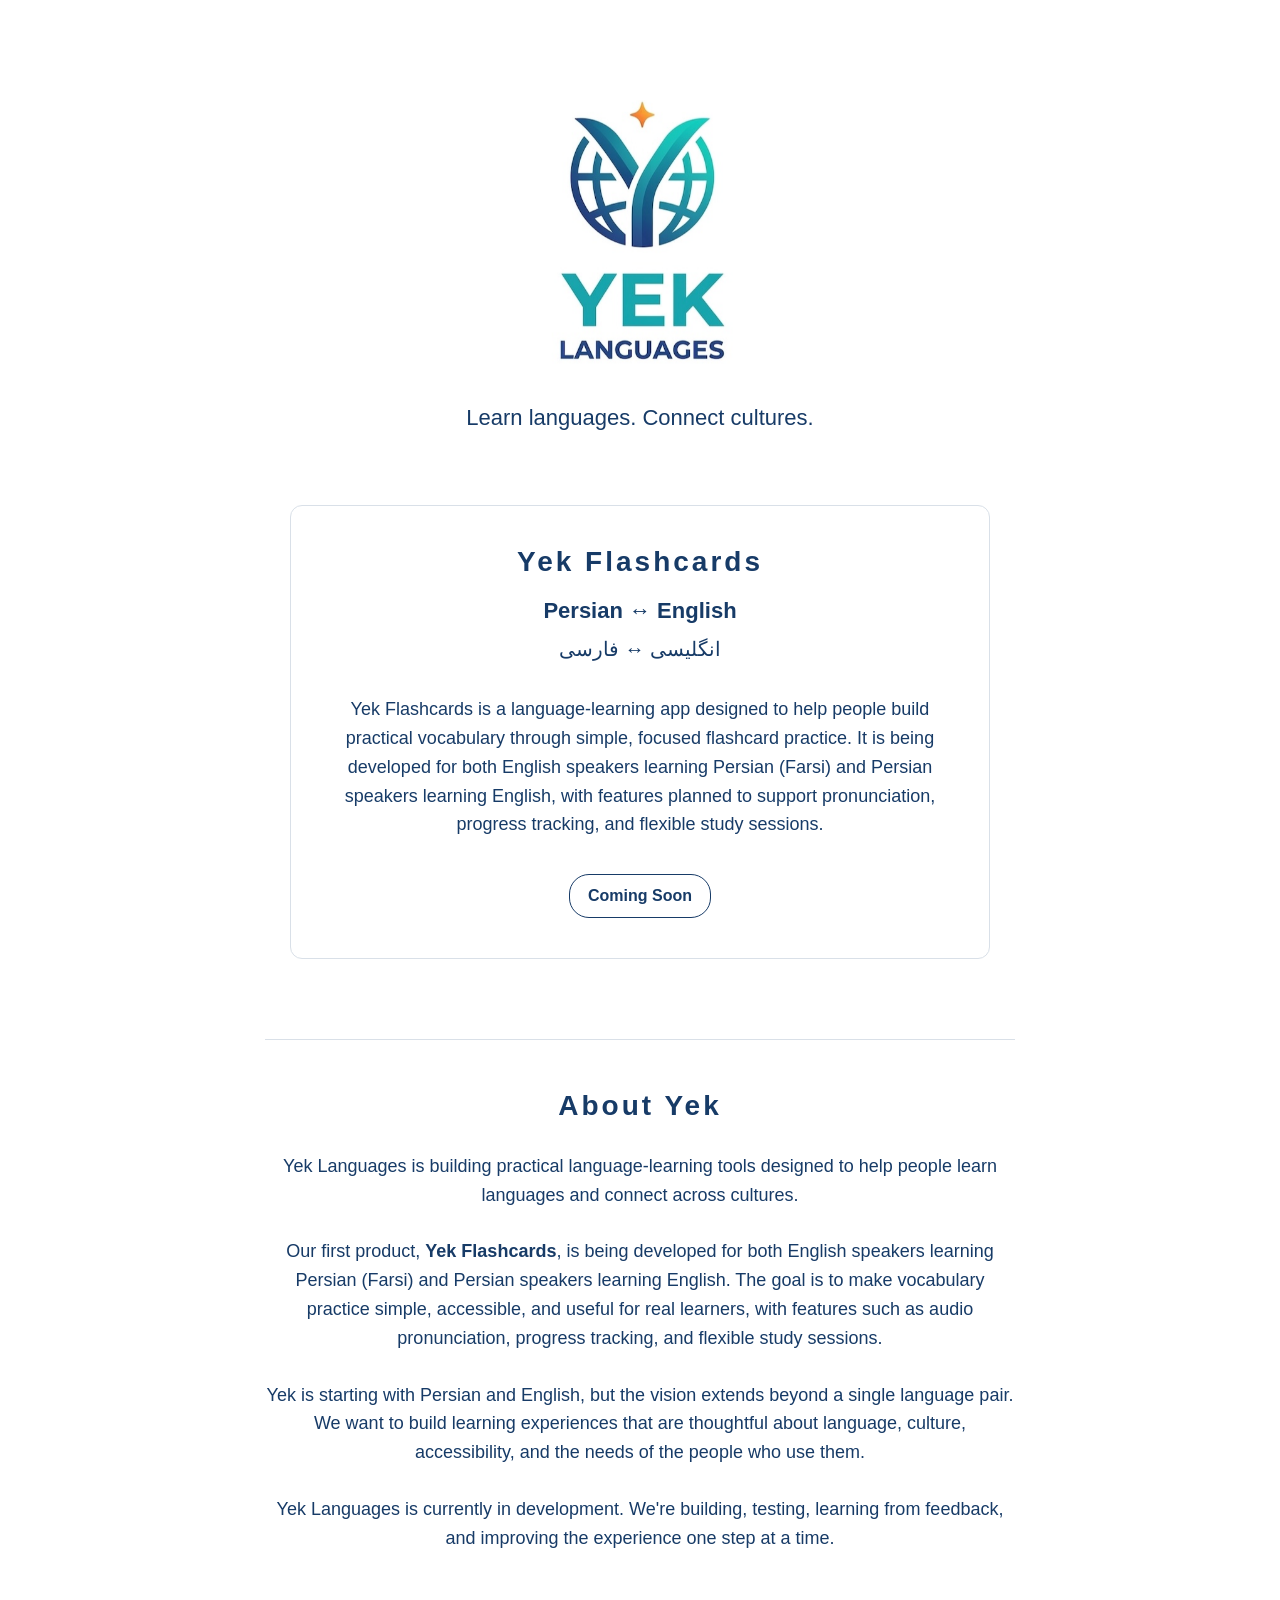
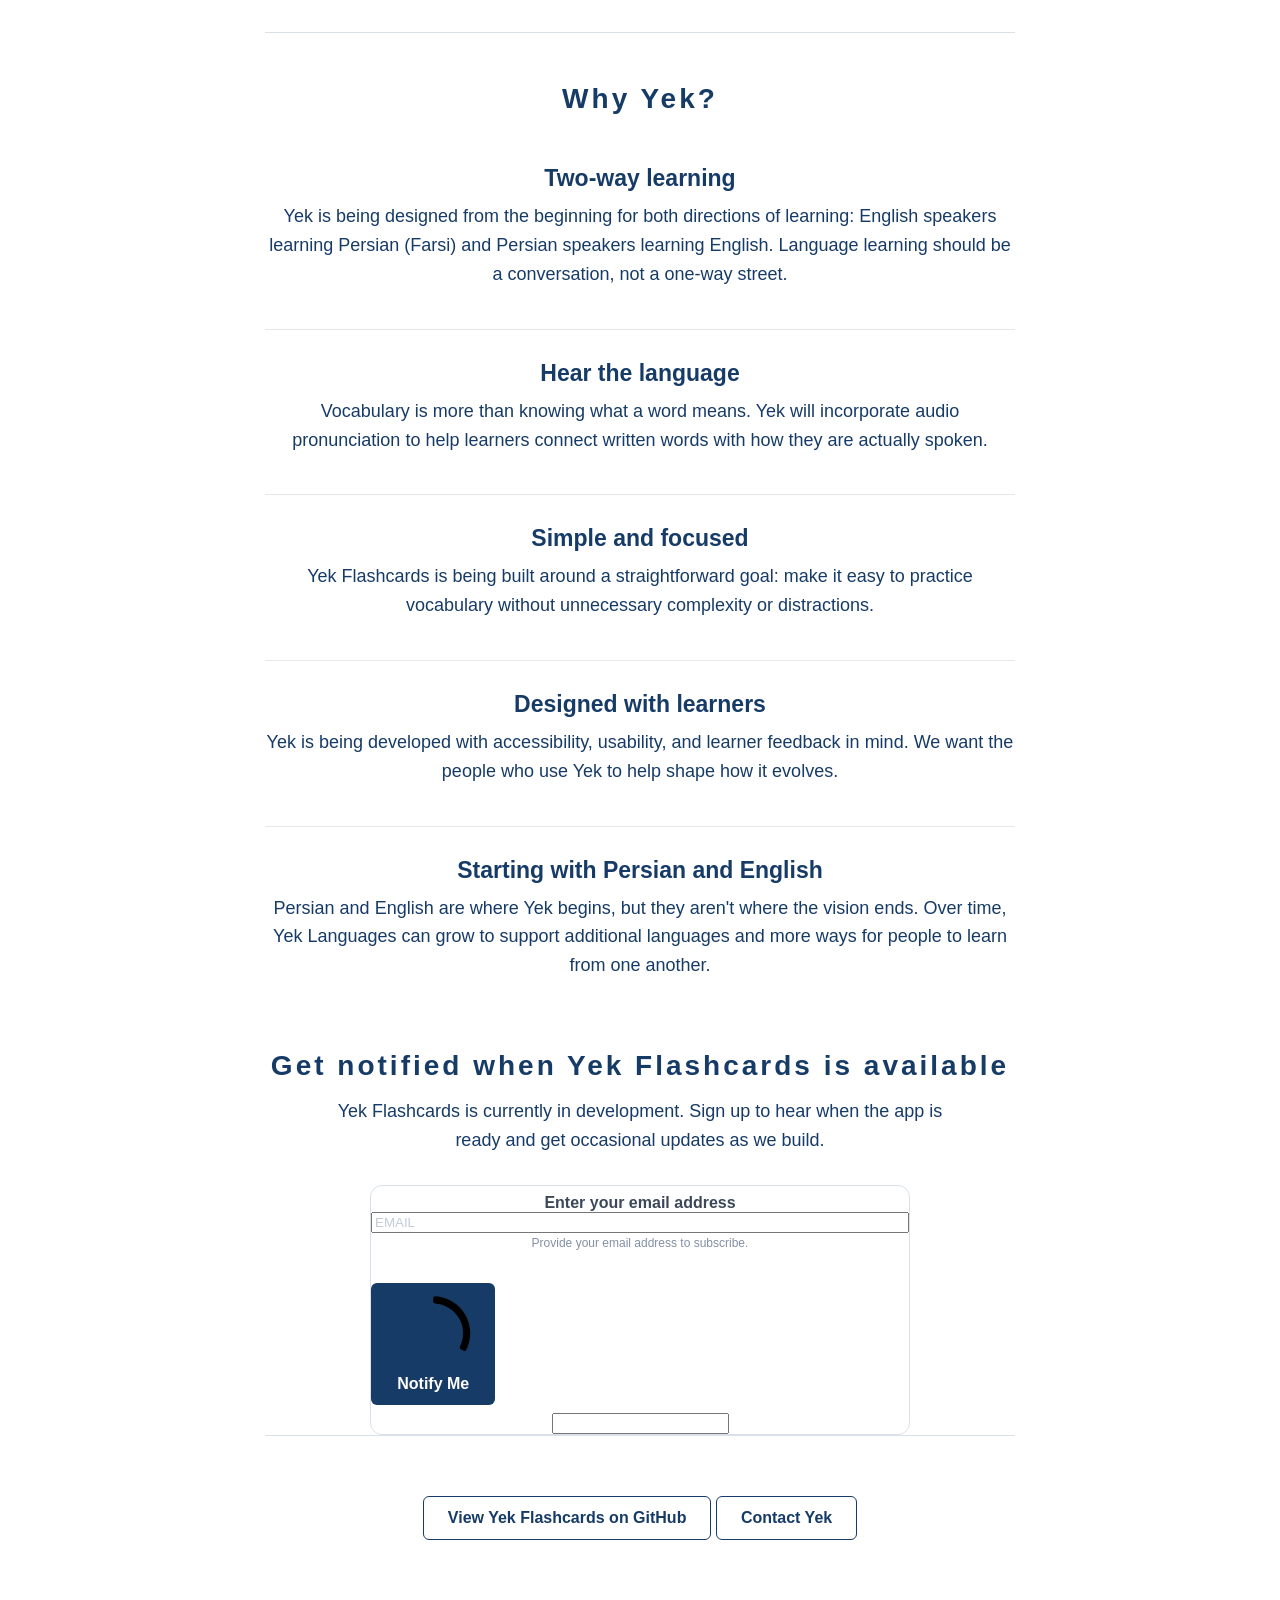
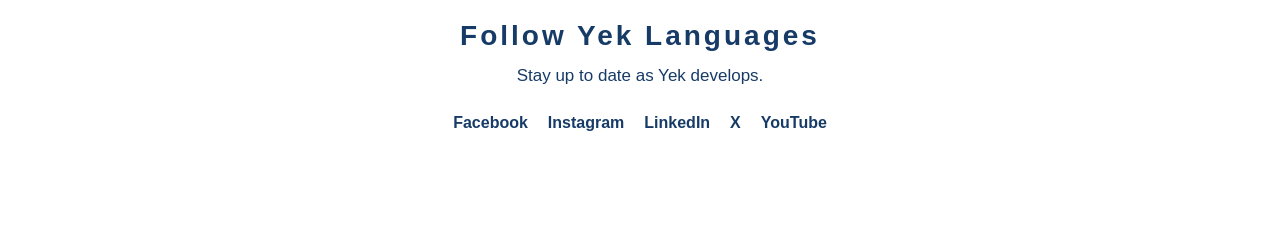
<file: index.html>
<!DOCTYPE html>
<html lang="en">
<head>
    <meta charset="UTF-8">
    <meta name="viewport" content="width=device-width, initial-scale=1.0">

    <title>Yek Languages</title>

    <meta name="description" content="Yek Languages — Learn languages. Connect cultures.">

    <link rel="canonical" href="https://yeklanguages.com/">

    <link rel="stylesheet" href="styles.css">
    <link rel="icon" type="image/png" href="favicon.png">

    <!-- Google tag (gtag.js) -->
    <script async src="https://www.googletagmanager.com/gtag/js?id=G-NBSMSTKQWL"></script>
    <script>
      window.dataLayer = window.dataLayer || [];
      function gtag(){dataLayer.push(arguments);}
      gtag('js', new Date());

      gtag('config', 'G-NBSMSTKQWL');
    </script>

    <!-- Brevo form styles -->
    <style>
        @font-face {
            font-display: block;
            font-family: Roboto;
            src: url("https://assets.brevo.com/font/Roboto/Latin/normal/normal/7529907e9eaf8ebb5220c5f9850e3811.woff2") format("woff2"),
                 url("https://assets.brevo.com/font/Roboto/Latin/normal/normal/25c678feafdc175a70922a116c9be3e7.woff") format("woff");
        }

        @font-face {
            font-display: fallback;
            font-family: Roboto;
            font-weight: 600;
            src: url("https://assets.brevo.com/font/Roboto/Latin/medium/normal/6e9caeeafb1f3491be3e32744bc30440.woff2") format("woff2"),
                 url("https://assets.brevo.com/font/Roboto/Latin/medium/normal/71501f0d8d5aa95960f6475d5487d4c2.woff") format("woff");
        }

        @font-face {
            font-display: fallback;
            font-family: Roboto;
            font-weight: 700;
            src: url("https://assets.brevo.com/font/Roboto/Latin/bold/normal/3ef7cf158f310cf752d5ad08cd0e7e60.woff2") format("woff2"),
                 url("https://assets.brevo.com/font/Roboto/Latin/bold/normal/ece3a1d82f18b60bcce0211725c476aa.woff") format("woff");
        }

        :where(.sib-form-message-panel) {
            display: none;
        }

        :where(.sib-form-message-panel .sib-notification__icon) {
            width: 20px;
            height: 20px;
        }

        #sib-container input:-ms-input-placeholder {
            font-family: Helvetica, sans-serif;
            text-align: left;
            color: #c0ccda;
        }

        #sib-container input::placeholder {
            font-family: Helvetica, sans-serif;
            text-align: left;
            color: #c0ccda;
        }

        #sib-container textarea::placeholder {
            font-family: Helvetica, sans-serif;
            text-align: left;
            color: #c0ccda;
        }

        #sib-container a {
            text-decoration: underline;
            color: #2BB2FC;
        }
    </style>

    <link rel="stylesheet" href="https://sibforms.com/forms/end-form/build/sib-styles.css">
</head>

<body>

    <main>

        <img src="logo-crop.png" alt="Yek Languages">

        <p>Learn languages. Connect cultures.</p>


        <section class="flashcards">
            <h2>Yek Flashcards</h2>

            <p class="language-pair">
                Persian ↔ English
            </p>

            <p class="language-pair-persian">
                انگلیسی ↔ فارسی
            </p>

            <p class="app-description">
                Yek Flashcards is a language-learning app designed to help people
                build practical vocabulary through simple, focused flashcard practice.
                It is being developed for both English speakers learning Persian (Farsi)
                and Persian speakers learning English, with features planned to support
                pronunciation, progress tracking, and flexible study sessions.
            </p>

            <p class="coming-soon">Coming Soon</p>
        </section>


        <section class="about-yek">
            <h2>About Yek</h2>

            <p>
                Yek Languages is building practical language-learning tools
                designed to help people learn languages and connect across cultures.
            </p>

            <p>
                Our first product, <strong>Yek Flashcards</strong>, is being developed
                for both English speakers learning Persian (Farsi) and Persian
                speakers learning English. The goal is to make vocabulary practice
                simple, accessible, and useful for real learners, with features such
                as audio pronunciation, progress tracking, and flexible study sessions.
            </p>

            <p>
                Yek is starting with Persian and English, but the vision extends
                beyond a single language pair. We want to build learning experiences
                that are thoughtful about language, culture, accessibility, and the
                needs of the people who use them.
            </p>

            <p>
                Yek Languages is currently in development. We're building, testing,
                learning from feedback, and improving the experience one step at a time.
            </p>
        </section>


        <section class="why-yek">
            <h2>Why Yek?</h2>

            <h3>Two-way learning</h3>
            <p>
                Yek is being designed from the beginning for both directions of
                learning: English speakers learning Persian (Farsi) and Persian
                speakers learning English. Language learning should be a
                conversation, not a one-way street.
            </p>

            <h3>Hear the language</h3>
            <p>
                Vocabulary is more than knowing what a word means. Yek will
                incorporate audio pronunciation to help learners connect written
                words with how they are actually spoken.
            </p>

            <h3>Simple and focused</h3>
            <p>
                Yek Flashcards is being built around a straightforward goal:
                make it easy to practice vocabulary without unnecessary
                complexity or distractions.
            </p>

            <h3>Designed with learners</h3>
            <p>
                Yek is being developed with accessibility, usability, and learner
                feedback in mind. We want the people who use Yek to help shape
                how it evolves.
            </p>

            <h3>Starting with Persian and English</h3>
            <p>
                Persian and English are where Yek begins, but they aren't where
                the vision ends. Over time, Yek Languages can grow to support
                additional languages and more ways for people to learn from
                one another.
            </p>
        </section>


        <!-- Early Access Signup -->
        <section class="early-access">

            <h2>Get notified when Yek Flashcards is available</h2>

            <p class="early-access-intro">
                Yek Flashcards is currently in development. Sign up to hear when
                the app is ready and get occasional updates as we build.
            </p>

            <!-- Begin Brevo Form -->
            <div class="sib-form" style="text-align: center; background-color: transparent;">
                <div id="sib-form-container" class="sib-form-container">

                    <div id="error-message"
                         class="sib-form-message-panel"
                         style="font-family: Helvetica, sans-serif; font-size:16px; text-align:left; color:#661d1d; background-color:#ffeded; border-color:#ff4949; border-radius:6px; max-width:540px;">
                        <div class="sib-form-message-panel__text sib-form-message-panel__text--center">
                            <span class="sib-form-message-panel__inner-text">
                                Something went wrong. Please try again.
                            </span>
                        </div>
                    </div>

                    <div id="success-message"
                         class="sib-form-message-panel"
                         style="font-family: Helvetica, sans-serif; font-size:16px; text-align:left; color:#085229; background-color:#e7faf0; border-color:#13ce66; border-radius:6px; max-width:540px;">
                        <div class="sib-form-message-panel__text sib-form-message-panel__text--center">
                            <span class="sib-form-message-panel__inner-text">
                                Thanks! Please check your email to confirm your signup.
                            </span>
                        </div>
                    </div>

                    <div id="sib-container"
                         class="sib-container--large sib-container--vertical"
                         style="max-width:540px; text-align:center; background-color:rgba(255,255,255,1); border-width:1px; border-style:solid; border-color:#d9e0e8; border-radius:12px; direction:ltr;">

                        <form id="sib-form"
                              method="POST"
                              action="https://94cde60f.sibforms.com/serve/[base64]"
                              data-type="subscription">

                            <div style="padding: 8px 0;">
                                <div class="sib-input sib-form-block">
                                    <div class="form__entry entry_block">

                                        <div class="form__label-row">

                                            <label class="entry__label"
                                                   style="font-weight:700; text-align:left; font-family:Helvetica, sans-serif; font-size:16px; color:#3c4858;"
                                                   for="EMAIL"
                                                   data-required="*">
                                                Enter your email address
                                            </label>

                                            <div class="entry__field">
                                                <input class="input"
                                                       type="text"
                                                       id="EMAIL"
                                                       name="EMAIL"
                                                       autocomplete="off"
                                                       value=""
                                                       placeholder="EMAIL"
                                                       data-required="true"
                                                       required />
                                            </div>

                                        </div>

                                        <label class="entry__error entry__error--primary"
                                               style="font-family:Helvetica, sans-serif; font-size:16px; text-align:left; color:#661d1d; background-color:#ffeded; border-color:#ff4949; border-radius:6px;">
                                        </label>

                                        <label class="entry__specification"
                                               style="font-family:Helvetica, sans-serif; font-size:12px; text-align:left; color:#8390A4;">
                                            Provide your email address to subscribe.
                                        </label>

                                    </div>
                                </div>
                            </div>


                            <div style="padding: 8px 0;">
                                <div class="sib-captcha sib-form-block">
                                    <div class="form__entry entry_block">

                                        <div class="form__label-row">

                                            <script>
                                                function handleCaptchaResponse() {
                                                    var event = new Event('captchaChange');
                                                    document.getElementById('sib-captcha').dispatchEvent(event);
                                                }
                                            </script>

                                            <div class="g-recaptcha sib-visible-recaptcha"
                                                 id="sib-captcha"
                                                 data-sitekey="6Lcbk7MtAAAAAE6bC-dKfKsB3mutTtWnLpU_1lzA"
                                                 data-callback="handleCaptchaResponse"
                                                 style="direction:ltr;">
                                            </div>

                                        </div>

                                        <label class="entry__error entry__error--primary"
                                               style="font-family:Helvetica, sans-serif; font-size:16px; text-align:left; color:#661d1d; background-color:#ffeded; border-color:#ff4949; border-radius:6px;">
                                        </label>

                                    </div>
                                </div>
                            </div>


                            <div style="padding: 8px 0;">
                                <div class="sib-form-block" style="text-align:left">

                                    <button class="sib-form-block__button sib-form-block__button-with-loader"
                                            style="font-family:Helvetica, sans-serif; font-size:16px; font-weight:700; text-align:center; color:#FFFFFF; background-color:#173b67; border-width:0px; border-radius:6px;"
                                            form="sib-form"
                                            type="submit">

                                        <svg class="icon clickable__icon progress-indicator__icon sib-hide-loader-icon"
                                             viewBox="0 0 512 512">
                                            <path d="M460.116 373.846l-20.823-12.022c-5.541-3.199-7.54-10.159-4.663-15.874 30.137-59.886 28.343-131.652-5.386-189.946-33.641-58.394-94.896-95.833-161.827-99.676C261.028 55.961 256 50.751 256 44.352V20.309c0-6.904 5.808-12.337 12.703-11.982 83.556 4.306 160.163 50.864 202.11 123.677 42.063 72.696 44.079 162.316 6.031 236.832-3.14 6.148-10.75 8.461-16.728 5.01z"/>
                                        </svg>

                                        Notify Me
                                    </button>

                                </div>
                            </div>

                            <input type="text" name="email_address_check" value="" class="input--hidden">
                            <input type="hidden" name="locale" value="en">

                        </form>
                    </div>
                </div>
            </div>
            <!-- End Brevo Form -->

        </section>


<section class="connect">

    <a href="https://github.com/jeffkrystek/Yek_flashcard"
       target="_blank"
       rel="noopener noreferrer"
       class="github-link">
        View Yek Flashcards on GitHub
    </a>

    <a href="mailto:contact@yeklanguages.com"
       class="github-link">
        Contact Yek
    </a>

    <div class="social-section">

        <h2>Follow Yek Languages</h2>

        <p>
            Stay up to date as Yek develops.
        </p>

        <div class="social-links">

            <a href="https://www.facebook.com/profile.php?id=61594041969169"
               target="_blank"
               rel="noopener noreferrer">
                Facebook
            </a>

            <a href="https://www.instagram.com/yeklanguages/"
               target="_blank"
               rel="noopener noreferrer">
                Instagram
            </a>

            <a href="https://www.linkedin.com/company/yek-languages"
               target="_blank"
               rel="noopener noreferrer">
                LinkedIn
            </a>

            <a href="https://x.com/yeklanguages"
               target="_blank"
               rel="noopener noreferrer">
                X
            </a>

            <a href="https://www.youtube.com/@yeklanguages"
               target="_blank"
               rel="noopener noreferrer">
                YouTube
            </a>

        </div>
    </div>

</section>


    </main>


    <!-- Brevo JavaScript configuration -->
    <script>
        window.REQUIRED_CODE_ERROR_MESSAGE = 'Please choose a country code';
        window.LOCALE = 'en';

        window.EMAIL_INVALID_MESSAGE = window.SMS_INVALID_MESSAGE =
            "Please enter a valid email address.";

        window.REQUIRED_ERROR_MESSAGE =
            "Please enter your email address.";

        window.GENERIC_INVALID_MESSAGE =
            "Please enter a valid email address.";

        window.INVALID_NUMBER =
            "Please enter a valid email address.";

        window.INVALID_DATE =
            "Please enter a valid date";

        window.REQUIRED_MULTISELECT_MESSAGE =
            'Please select at least 1 option';

        window.translation = {
            common: {
                selectedList: '{quantity} list selected',
                selectedLists: '{quantity} lists selected',
                selectedOption: '{quantity} selected',
                selectedOptions: '{quantity} selected'
            }
        };

        var AUTOHIDE = Boolean(0);
    </script>

    <script defer src="https://sibforms.com/forms/end-form/build/main.js"></script>

    <script src="https://www.google.com/recaptcha/api.js?hl=en"></script>


    <!-- GA4: track early-access signup attempt -->
    <script>
        document.addEventListener('DOMContentLoaded', function () {
            var form = document.getElementById('sib-form');

            if (form) {
                form.addEventListener('submit', function () {
                    gtag('event', 'early_access_signup', {
                        event_category: 'engagement',
                        event_label: 'Yek Flashcards Early Access'
                    });
                });
            }
        });
    </script>

</body>
</html>
</file>
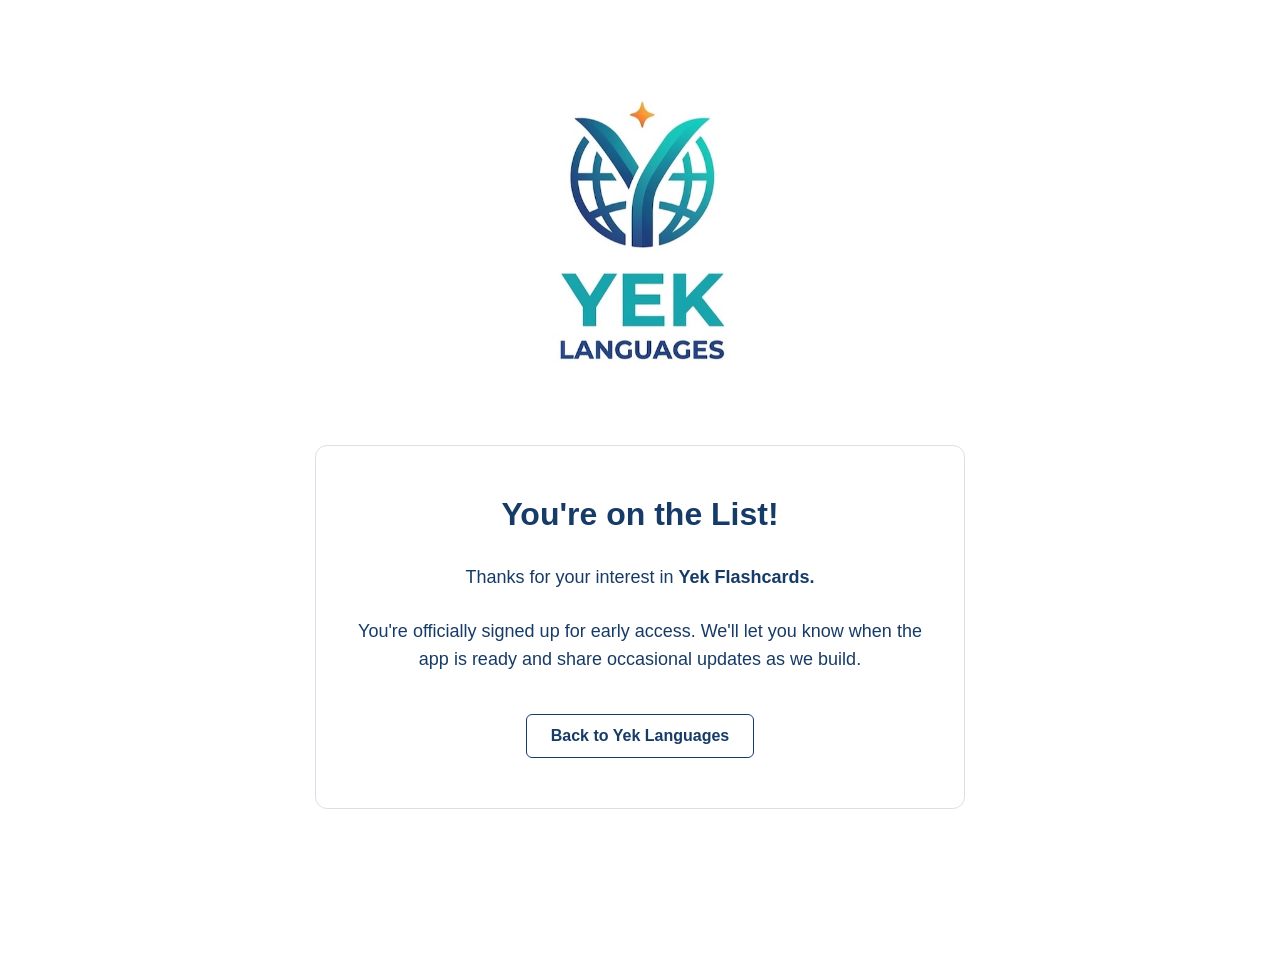
<file: early-access-confirmed.html>
<!DOCTYPE html>
<html lang="en">
<head>
    <meta charset="UTF-8">
    <meta name="viewport" content="width=device-width, initial-scale=1.0">

    <title>You're on the List! | Yek Languages</title>
    <meta name="description" content="You're officially signed up for Yek Flashcards early access.">

    <link rel="stylesheet" href="styles.css">
</head>

<body>

    <main>

        <img src="logo-crop.png" alt="Yek Languages">

        <section class="confirmation-page">

            <h1>You're on the List!</h1>

            <p>
                Thanks for your interest in <strong>Yek Flashcards.</strong>
            </p>

            <p>
                You're officially signed up for early access.
                We'll let you know when the app is ready and share
                occasional updates as we build.
            </p>

            <a href="https://yeklanguages.com/" class="back-link">
                Back to Yek Languages
            </a>

        </section>

    </main>

</body>
</html>
</file>
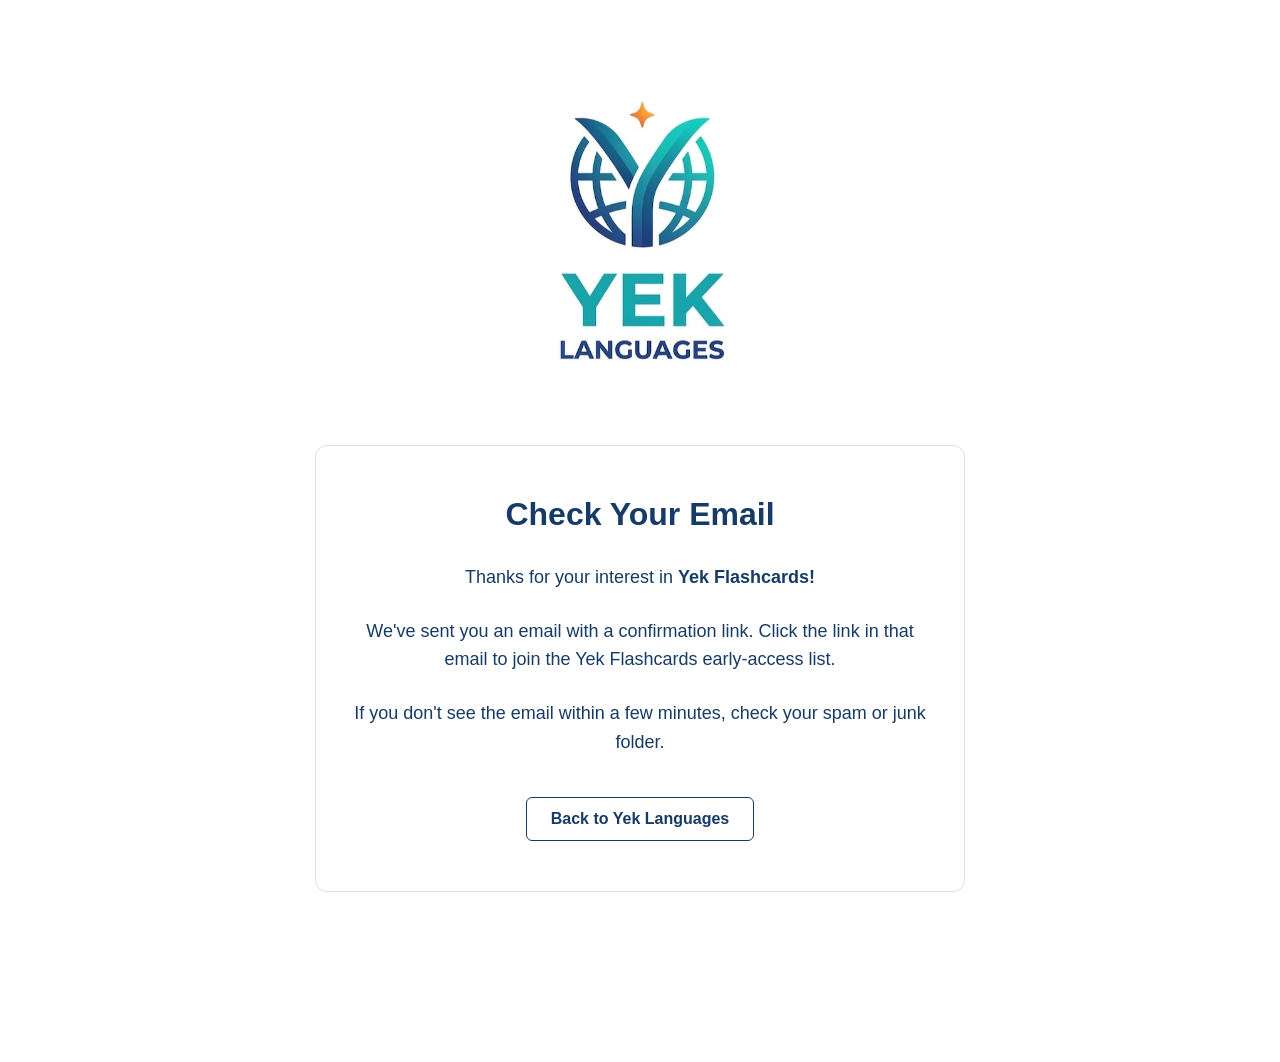
<file: thank-you.html>
<!DOCTYPE html>
<html lang="en">
<head>
    <meta charset="UTF-8">
    <meta name="viewport" content="width=device-width, initial-scale=1.0">

    <title>Check Your Email | Yek Languages</title>
    <meta name="description" content="Thanks for your interest in Yek Flashcards. Check your email to confirm your early-access signup.">

    <link rel="stylesheet" href="styles.css">
</head>

<body>

    <main>

        <img src="logo-crop.png" alt="Yek Languages">

        <section class="confirmation-page">

            <h1>Check Your Email</h1>

            <p>
                Thanks for your interest in <strong>Yek Flashcards!</strong>
            </p>

            <p>
                We've sent you an email with a confirmation link.
                Click the link in that email to join the Yek Flashcards
                early-access list.
            </p>

            <p>
                If you don't see the email within a few minutes,
                check your spam or junk folder.
            </p>

            <a href="https://yeklanguages.com/" class="back-link">
                Back to Yek Languages
            </a>

        </section>

    </main>

</body>
</html>
</file>
<file: styles.css>
body {
    margin: 0;
    font-family: Arial, sans-serif;
    background: white;
    color: #173b67;
    text-align: center;
}

main {
    max-width: 900px;
    margin: 60px auto;
    padding: 40px 30px;
}

/* Logo */
img {
    width: 220px;
    max-width: 90%;
}

/* Main tagline */
main > p:first-of-type {
    font-size: 22px;
    margin: 25px 0 70px;
}

/* Section headings */
h2 {
    font-size: 28px;
    letter-spacing: 3px;
    margin: 0 0 30px;
}

/* Product heading */
h3 {
    font-size: 30px;
    margin: 0 0 20px;
}

/* General paragraphs */
p {
    font-size: 18px;
    line-height: 1.6;
}

/* Yek Flashcards */
.flashcards {
    max-width: 700px;
    margin: 0 auto 80px;
}

.flashcards h2 {
    margin-bottom: 15px;
}

.language-pair {
    font-size: 22px;
    font-weight: bold;
    margin: 0;
}

.language-pair-persian {
    font-size: 20px;
    margin: 5px 0 30px;
}

.app-description {
    max-width: 650px;
    margin: 0 auto 25px;
}

.coming-soon {
    display: inline-block;
    margin: 10px 0 0;
    padding: 8px 18px;
    border: 1px solid #173b67;
    border-radius: 20px;
    font-size: 16px;
    font-weight: bold;
}

/* About Yek */
.about-yek {
    max-width: 750px;
    margin: 70px auto 80px;
    padding-top: 50px;
    border-top: 1px solid #d9e0e8;
}

.about-yek p {
    margin: 0 0 28px;
}

/* Why Yek */
.why-yek {
    max-width: 750px;
    margin: 0 auto 70px;
    padding-top: 50px;
    border-top: 1px solid #d9e0e8;
}

.why-yek h3 {
    font-size: 23px;
    letter-spacing: 0;
    margin: 40px 0 10px;
}

.why-yek p {
    margin: 0 auto;
}

/* Why Yek feature sections */
.why-yek h3 {
    padding-top: 10px;
}

.why-yek h3:not(:first-of-type) {
    border-top: 1px solid #e5e9ee;
    padding-top: 30px;
}

/* GitHub button */
.github-link {
    display: inline-block;
    padding: 12px 24px;
    margin-top: 10px;
    border: 1px solid #173b67;
    border-radius: 6px;
    text-decoration: none;
    font-weight: bold;
    color: #173b67;
}

.github-link:hover {
    opacity: 0.8;
}

/* Social links */
.social-links {
    display: flex;
    justify-content: center;
    gap: 20px;
    margin-top: 35px;
    flex-wrap: wrap;
}

.social-links a {
    text-decoration: none;
    font-weight: bold;
    color: #173b67;
}

.social-links a:hover {
    opacity: 0.7;
}

/* Connect section */
.connect {
    max-width: 750px;
    margin: 0 auto;
    padding-top: 50px;
    border-top: 1px solid #d9e0e8;
}

.social-section {
    margin-top: 80px;
}

.social-section h2 {
    margin-bottom: 10px;
}

.social-section p {
    margin: 0 0 25px;
    font-size: 17px;
}

.social-links {
    margin-top: 0;
}

/* Flashcards product card */
.flashcards {
    max-width: 700px;
    margin: 0 auto 80px;
    padding: 40px 35px;
    border: 1px solid #d9e0e8;
    border-radius: 12px;
    box-sizing: border-box;
}

.flashcards h2 {
    margin-bottom: 15px;
}

.flashcards .app-description {
    max-width: 600px;
}

/* Mobile */
@media (max-width: 600px) {
    main {
        margin: 30px auto;
        padding: 30px 20px;
    }

    p {
        font-size: 17px;
    }

    h2 {
        font-size: 24px;
        letter-spacing: 2px;
    }

    h3 {
        font-size: 26px;
    }

    .about-yek,
    .why-yek {
        padding-top: 35px;
        margin-top: 50px;
        margin-bottom: 55px;
    }

    .why-yek h3 {
        font-size: 21px;
        margin-top: 35px;
    }
}

/* Confirmation pages */
.confirmation-page {
    max-width: 650px;
    margin: 70px auto;
    padding: 50px 35px;
    border: 1px solid #d9e0e8;
    border-radius: 12px;
    box-sizing: border-box;
}

.confirmation-page h1 {
    font-size: 32px;
    margin: 0 0 30px;
}

.confirmation-page p {
    margin: 0 auto 25px;
}

.back-link {
    display: inline-block;
    margin-top: 15px;
    padding: 12px 24px;
    border: 1px solid #173b67;
    border-radius: 6px;
    text-decoration: none;
    font-weight: bold;
    color: #173b67;
}

.back-link:hover {
    opacity: 0.8;
}

@media (max-width: 600px) {
    .confirmation-page {
        margin: 50px auto;
        padding: 35px 25px;
    }

    .confirmation-page h1 {
        font-size: 28px;
    }
}

```css
/* Early Access Signup */
.early-access {
    max-width: 750px;
    margin: 0 auto 70px;
    padding-top: 50px;
    border-top: 1px solid #d9e0e8;
}

.early-access h2 {
    margin-bottom: 15px;
}

.early-access-intro {
    max-width: 650px;
    margin: 0 auto 30px;
}

.early-access .sib-form {
    background-color: transparent !important;
    padding: 0 !important;
}

.early-access #sib-form-container {
    width: 100%;
}

.early-access #sib-container {
    max-width: 540px !important;
    margin: 0 auto;
    box-sizing: border-box;
    border: 1px solid #d9e0e8 !important;
    border-radius: 12px !important;
    box-shadow: none !important;
}

.early-access #sib-form {
    font-family: Arial, sans-serif !important;
}

.early-access #EMAIL {
    box-sizing: border-box;
    width: 100%;
}

.early-access .sib-form-block__button {
    text-align: center !important;
    background-color: #173b67 !important;
    border-radius: 6px !important;
    padding: 12px 24px !important;
    cursor: pointer;
}

.early-access .sib-form-block__button:hover {
    opacity: 0.85;
}

.early-access .sib-form-message-panel {
    margin: 0 auto 15px;
}

@media (max-width: 600px) {
    .early-access {
        padding-top: 35px;
        margin-bottom: 55px;
    }

    .early-access-intro {
        margin-bottom: 25px;
    }

    .early-access #sib-container {
        width: 100% !important;
    }
}
</file>
